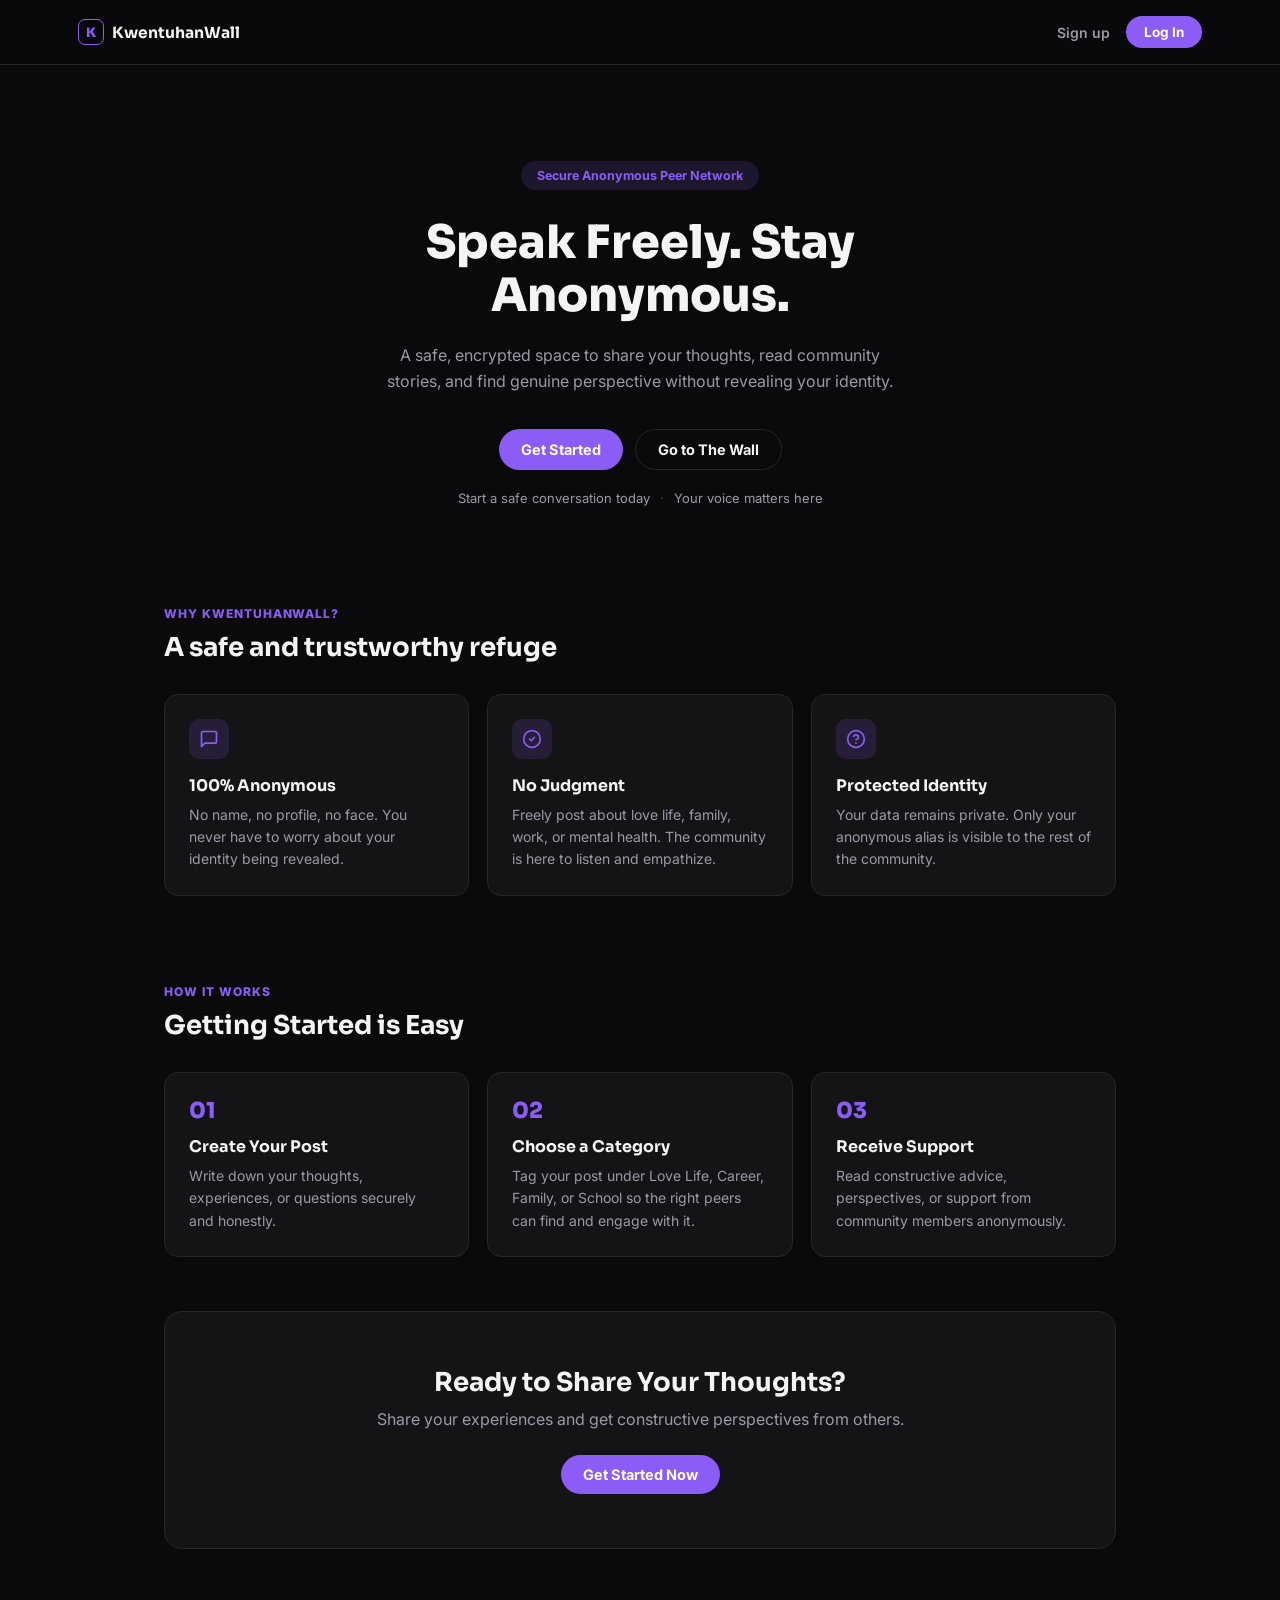
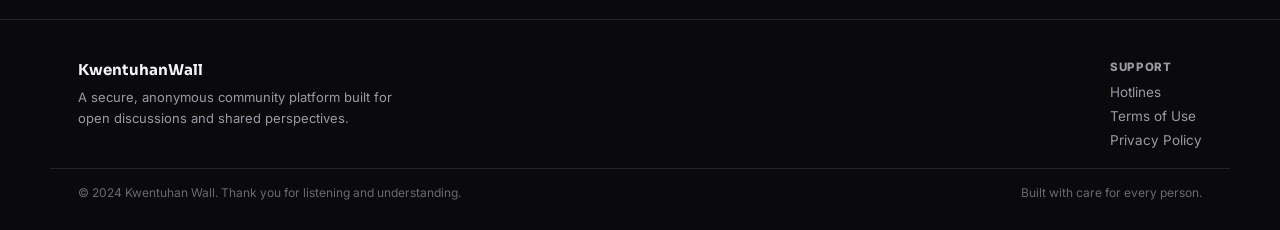
<file: index.html>
<!DOCTYPE html>
<html lang="en">
<head>
<meta charset="UTF-8" />
<meta name="viewport" content="width=device-width, initial-scale=1.0" />
<title>KwentuhanWall — Speak Freely. Stay Anonymous.</title>
<link rel="stylesheet" href="style.css" />
<link rel="preconnect" href="https://fonts.googleapis.com">
<link href="https://fonts.googleapis.com/css2?family=Sora:wght@400;600;700;800&family=Inter:wght@400;500;600&display=swap" rel="stylesheet">
<script src="https://accounts.google.com/gsi/client" async defer></script>
</head>
<body class="kw">

  <header class="kw-nav">
    <div class="kw-nav-inner">
      <div class="kw-logo">
        <span class="kw-logo-mark">K</span>
        <span>KwentuhanWall</span>
      </div>

      <div class="kw-nav-actions">
        <a class="kw-textlink kw-signup-link" href="#signup" id="signupLink">Sign up</a>
        <button class="kw-btn kw-btn-primary kw-btn-sm" id="loginBtn">Log In</button>
      </div>
    </div>
  </header>

  <main>
    <section class="kw-hero">
      <span class="kw-pill">Secure Anonymous Peer Network</span>
      <h1>Speak Freely. Stay Anonymous.</h1>
      <p class="kw-hero-sub">
        A safe, encrypted space to share your thoughts, read community stories, and find genuine
        perspective without revealing your identity.
      </p>
      <div class="kw-hero-actions">
        <button class="kw-btn kw-btn-primary kw-js-open-signup">Get Started</button>
        <button class="kw-btn kw-btn-outline">Go to The Wall</button>
      </div>
      <div class="kw-hero-meta">
        <span>Start a safe conversation today</span>
        <span class="kw-meta-dot">·</span>
        <span>Your voice matters here</span>
      </div>
    </section>

    <section class="kw-section">
      <span class="kw-eyebrow">WHY KWENTUHANWALL?</span>
      <h2>A safe and trustworthy refuge</h2>
      <div class="kw-grid-3">
        <div class="kw-card">
          <div class="kw-card-icon">
            <svg width="20" height="20" viewBox="0 0 24 24" fill="none" stroke="currentColor" stroke-width="2" stroke-linecap="round" stroke-linejoin="round"><path d="M21 15a2 2 0 0 1-2 2H7l-4 4V5a2 2 0 0 1 2-2h14a2 2 0 0 1 2 2z"/></svg>
          </div>
          <h3>100% Anonymous</h3>
          <p>No name, no profile, no face. You never have to worry about your identity being revealed.</p>
        </div>
        <div class="kw-card">
          <div class="kw-card-icon">
            <svg width="20" height="20" viewBox="0 0 24 24" fill="none" stroke="currentColor" stroke-width="2" stroke-linecap="round" stroke-linejoin="round"><path d="M9 12l2 2 4-4"/><circle cx="12" cy="12" r="10"/></svg>
          </div>
          <h3>No Judgment</h3>
          <p>Freely post about love life, family, work, or mental health. The community is here to listen and empathize.</p>
        </div>
        <div class="kw-card">
          <div class="kw-card-icon">
            <svg width="20" height="20" viewBox="0 0 24 24" fill="none" stroke="currentColor" stroke-width="2" stroke-linecap="round" stroke-linejoin="round"><circle cx="12" cy="12" r="10"/><path d="M9.09 9a3 3 0 0 1 5.83 1c0 2-3 3-3 3"/><line x1="12" y1="17" x2="12.01" y2="17"/></svg>
          </div>
          <h3>Protected Identity</h3>
          <p>Your data remains private. Only your anonymous alias is visible to the rest of the community.</p>
        </div>
      </div>
    </section>

    <section class="kw-section">
      <span class="kw-eyebrow">HOW IT WORKS</span>
      <h2>Getting Started is Easy</h2>
      <div class="kw-grid-3">
        <div class="kw-card">
          <div class="kw-step-num">01</div>
          <h3>Create Your Post</h3>
          <p>Write down your thoughts, experiences, or questions securely and honestly.</p>
        </div>
        <div class="kw-card">
          <div class="kw-step-num">02</div>
          <h3>Choose a Category</h3>
          <p>Tag your post under Love Life, Career, Family, or School so the right peers can find and engage with it.</p>
        </div>
        <div class="kw-card">
          <div class="kw-step-num">03</div>
          <h3>Receive Support</h3>
          <p>Read constructive advice, perspectives, or support from community members anonymously.</p>
        </div>
      </div>
    </section>

    <section class="kw-cta-wrap">
      <div class="kw-cta">
        <h2>Ready to Share Your Thoughts?</h2>
        <p>Share your experiences and get constructive perspectives from others.</p>
        <button class="kw-btn kw-btn-primary kw-js-open-signup">Get Started Now</button>
      </div>
    </section>
  </main>

  <footer class="kw-footer">
    <div class="kw-footer-inner">
      <div>
        <div class="kw-footer-brand">KwentuhanWall</div>
        <p>A secure, anonymous community platform built for open discussions and shared perspectives.</p>
      </div>
      <div class="kw-footer-links">
        <span class="kw-footer-head">SUPPORT</span>
        <a href="#hotlines">Hotlines</a>
        <a href="#terms">Terms of Use</a>
        <a href="#privacy">Privacy Policy</a>
      </div>
    </div>
    <div class="kw-footer-bottom">
      <span>© 2024 Kwentuhan Wall. Thank you for listening and understanding.</span>
      <span>Built with care for every person.</span>
    </div>
  </footer>

  <!-- LOGIN MODAL -->
  <div class="kw-overlay" id="loginOverlay" hidden>
    <div class="kw-modal" role="dialog" aria-modal="true" aria-labelledby="loginTitle">
      <button class="kw-modal-close" data-close-modal aria-label="Isara">
        <svg width="16" height="16" viewBox="0 0 24 24" fill="none" stroke="currentColor" stroke-width="2.5" stroke-linecap="round" stroke-linejoin="round"><line x1="18" y1="6" x2="6" y2="18"/><line x1="6" y1="6" x2="18" y2="18"/></svg>
      </button>
      <div class="kw-auth-mark">K</div>
      <h2 class="kw-auth-title" id="loginTitle">Sign In to KwentuhanWall</h2>
      <p class="kw-modal-sub">Sign in securely to manage your posts and connect with peers.</p>

      <div class="kw-g-btn-wrap">
        <div class="kw-g-btn-visual">
          <svg width="18" height="18" viewBox="0 0 48 48">
            <path fill="#FFC107" d="M43.6 20.5H42V20H24v8h11.3c-1.6 4.6-6 8-11.3 8-6.6 0-12-5.4-12-12s5.4-12 12-12c3.1 0 5.9 1.1 8 3l5.7-5.7C34.6 6.1 29.6 4 24 4 12.9 4 4 12.9 4 24s8.9 20 20 20 20-8.9 20-20c0-1.3-.1-2.7-.4-3.5z"/>
            <path fill="#FF3D00" d="M6.3 14.7l6.6 4.8C14.6 15.5 18.9 12 24 12c3.1 0 5.9 1.1 8 3l5.7-5.7C34.6 6.1 29.6 4 24 4 16.3 4 9.7 8.3 6.3 14.7z"/>
            <path fill="#4CAF50" d="M24 44c5.5 0 10.4-1.9 14.3-5.1l-6.6-5.6C29.6 34.8 26.9 36 24 36c-5.2 0-9.6-3.3-11.2-8l-6.6 5.1C9.6 39.6 16.3 44 24 44z"/>
            <path fill="#1976D2" d="M43.6 20.5H42V20H24v8h11.3c-.8 2.3-2.3 4.3-4.2 5.7l6.6 5.6C41.4 35.9 44 30.4 44 24c0-1.3-.1-2.7-.4-3.5z"/>
          </svg>
          <span>Log in with Google</span>
        </div>
        <div id="gLoginBtn" class="kw-g-btn-real"></div>
      </div>

      <p class="kw-auth-switch">Don't have an account? <button class="kw-textlink" data-open-signup>Sign up</button></p>

      <div class="kw-auth-note">
        <svg width="16" height="16" viewBox="0 0 24 24" fill="none" stroke="currentColor" stroke-width="2" stroke-linecap="round" stroke-linejoin="round" class="kw-note-icon"><path d="M12 22s8-4 8-10V5l-8-3-8 3v7c0 6 8 10 8 10z"/></svg>
        <span>Secure and confidential login. Your real identity remains completely hidden.</span>
      </div>
    </div>
  </div>

  <!-- SIGNUP MODAL -->
  <div class="kw-overlay" id="signupOverlay" hidden>
    <div class="kw-modal" role="dialog" aria-modal="true" aria-labelledby="signupTitle">
      <button class="kw-modal-close" data-close-modal aria-label="Isara">
        <svg width="16" height="16" viewBox="0 0 24 24" fill="none" stroke="currentColor" stroke-width="2.5" stroke-linecap="round" stroke-linejoin="round"><line x1="18" y1="6" x2="6" y2="18"/><line x1="6" y1="6" x2="18" y2="18"/></svg>
      </button>
      <div class="kw-auth-mark">K</div>
      <h2 class="kw-auth-title" id="signupTitle">Sign Up to KwentuhanWall</h2>
      <p class="kw-modal-sub">Create an account to start sharing and connecting with peers.</p>

      <div class="kw-g-btn-wrap">
        <div class="kw-g-btn-visual">
          <svg width="18" height="18" viewBox="0 0 48 48">
            <path fill="#FFC107" d="M43.6 20.5H42V20H24v8h11.3c-1.6 4.6-6 8-11.3 8-6.6 0-12-5.4-12-12s5.4-12 12-12c3.1 0 5.9 1.1 8 3l5.7-5.7C34.6 6.1 29.6 4 24 4 12.9 4 4 12.9 4 24s8.9 20 20 20 20-8.9 20-20c0-1.3-.1-2.7-.4-3.5z"/>
            <path fill="#FF3D00" d="M6.3 14.7l6.6 4.8C14.6 15.5 18.9 12 24 12c3.1 0 5.9 1.1 8 3l5.7-5.7C34.6 6.1 29.6 4 24 4 16.3 4 9.7 8.3 6.3 14.7z"/>
            <path fill="#4CAF50" d="M24 44c5.5 0 10.4-1.9 14.3-5.1l-6.6-5.6C29.6 34.8 26.9 36 24 36c-5.2 0-9.6-3.3-11.2-8l-6.6 5.1C9.6 39.6 16.3 44 24 44z"/>
            <path fill="#1976D2" d="M43.6 20.5H42V20H24v8h11.3c-.8 2.3-2.3 4.3-4.2 5.7l6.6 5.6C41.4 35.9 44 30.4 44 24c0-1.3-.1-2.7-.4-3.5z"/>
          </svg>
          <span>Sign up with Google</span>
        </div>
        <div id="gSignupBtn" class="kw-g-btn-real"></div>
      </div>

      <p class="kw-auth-switch">Already have an account? <button class="kw-textlink" data-open-login>Log in</button></p>

      <div class="kw-auth-note">
        <svg width="16" height="16" viewBox="0 0 24 24" fill="none" stroke="currentColor" stroke-width="2" stroke-linecap="round" stroke-linejoin="round" class="kw-note-icon"><path d="M12 22s8-4 8-10V5l-8-3-8 3v7c0 6 8 10 8 10z"/></svg>
        <span>Protected registration. Your real-world identity stays completely hidden from the public feed.</span>
      </div>
    </div>
  </div>

  <div class="kw-toast" id="toast" hidden></div>

  <script src="script.js"></script>
</body>
</html>
</file>
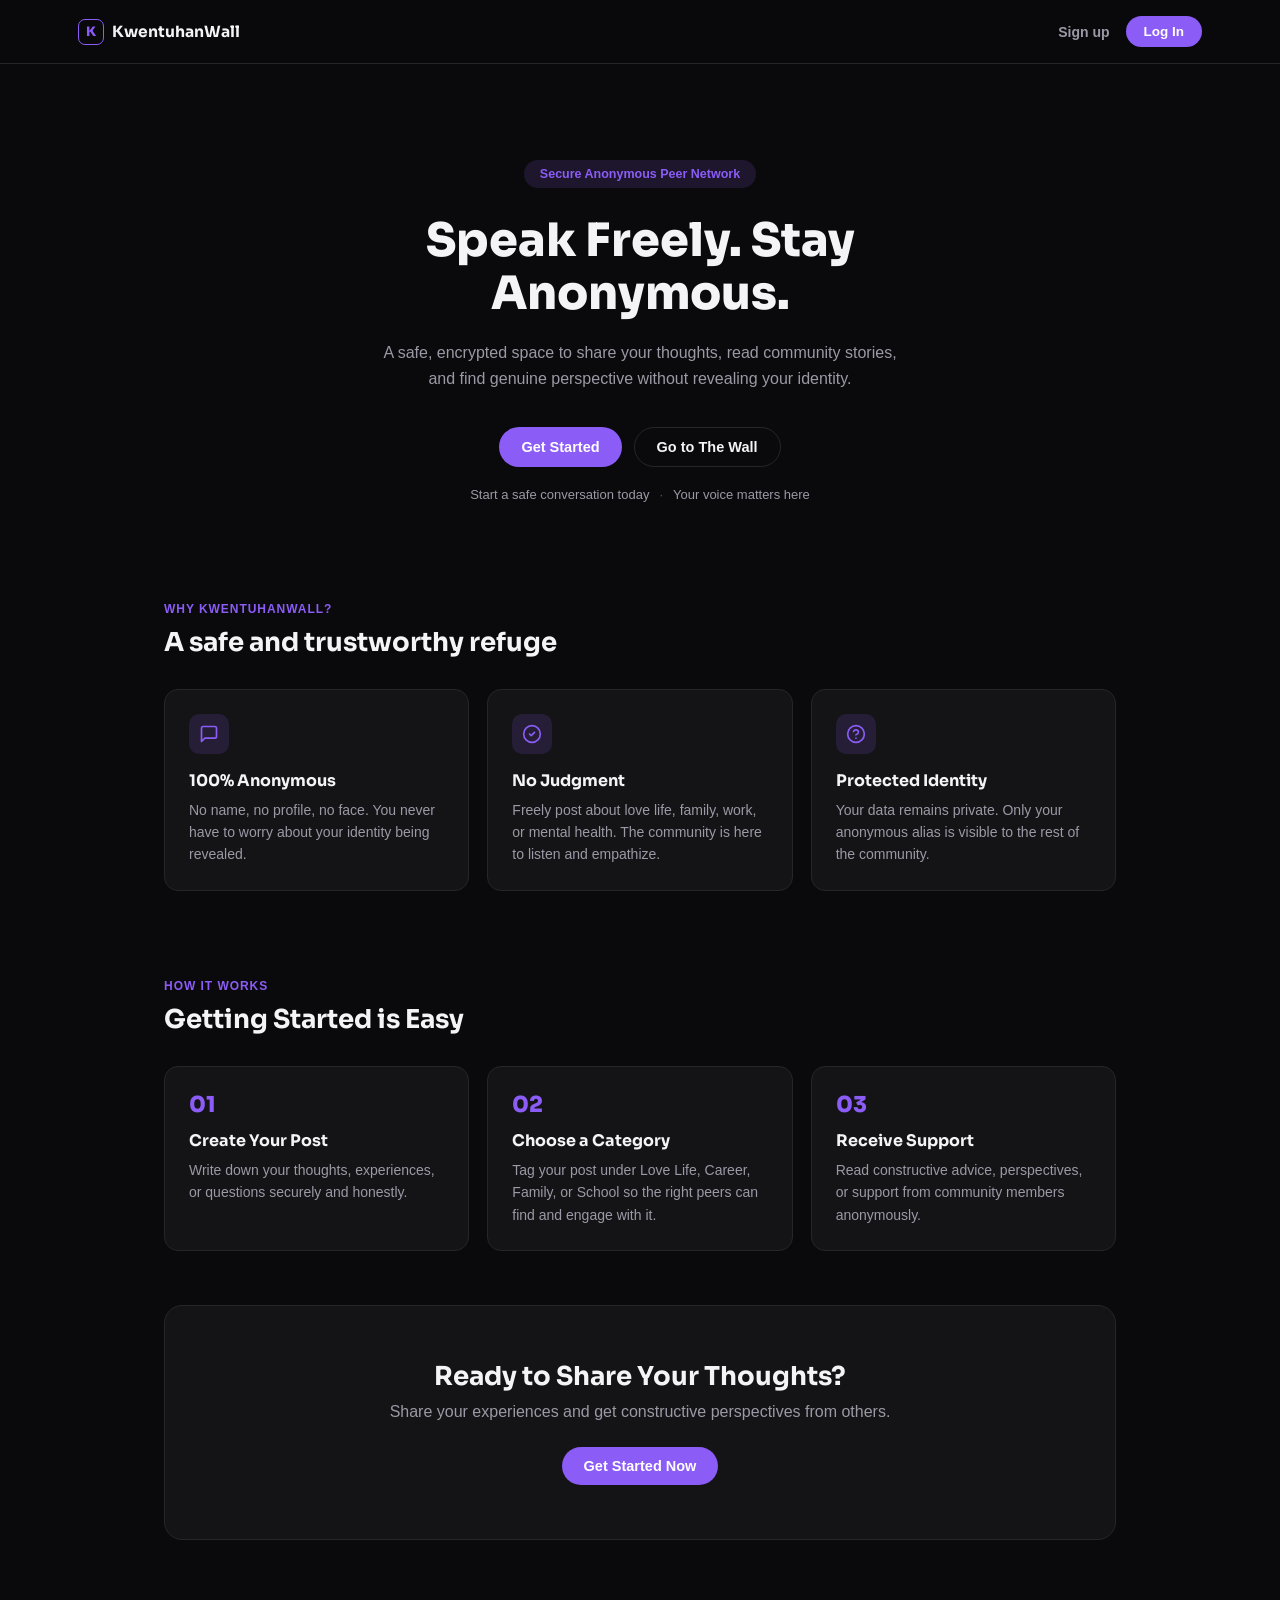
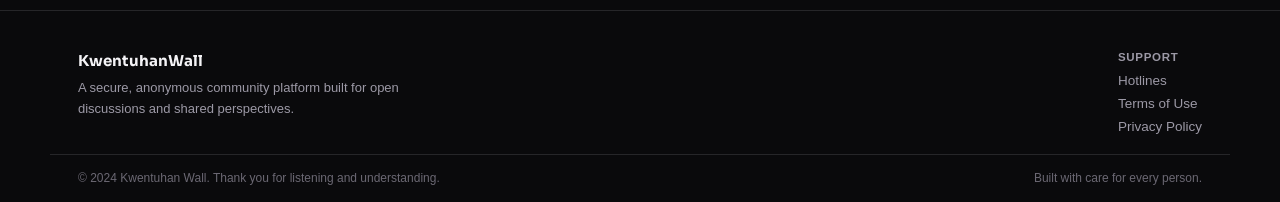
<file: write.html>
<!DOCTYPE html>
<html lang="en">
<head>
<meta charset="UTF-8" />
<meta name="viewport" content="width=device-width, initial-scale=1.0" />
<title>Write — KwentuhanWall</title>
<link rel="stylesheet" href="write.css" />
<link rel="preconnect" href="https://fonts.googleapis.com">
<link href="https://fonts.googleapis.com/css2?family=Sora:wght@400;600;700;800&family=Inter:wght@400;500;600&display=swap" rel="stylesheet">
</head>
<body class="kw">

  <header class="kw-nav">
    <div class="kw-nav-inner">
      <div class="kw-logo">
        <span class="kw-logo-mark">K</span>
        <span>KwentuhanWall</span>
      </div>

      <nav class="kw-nav-links">
        <a href="wall.html">The Wall</a>
        <a href="write.html" class="kw-navlink-active">Write</a>
        <a href="#mystory">My Story</a>
      </nav>

      <div class="kw-nav-actions">
        <button class="kw-comfort-pill">Spiritual Comfort</button>
        <div class="kw-menu-wrap">
          <button class="kw-icon-btn" id="hamburgerBtn" aria-label="Menu">
            <svg width="20" height="20" viewBox="0 0 24 24" fill="none" stroke="currentColor" stroke-width="2" stroke-linecap="round" stroke-linejoin="round"><line x1="4" y1="7" x2="20" y2="7"/><line x1="4" y1="12" x2="20" y2="12"/><line x1="4" y1="17" x2="20" y2="17"/></svg>
          </button>
          <div class="kw-hamburger-menu" id="hamburgerMenu" hidden></div>
        </div>
      </div>
    </div>
  </header>

  <main class="kw-write-page">
    <h1>Share Your Thoughts</h1>
    <p class="kw-write-sub">Your identity remains completely hidden. Share your experiences or perspectives safely.</p>

    <form class="kw-card kw-write-card" id="writeForm">
      <label class="kw-label">YOUR STORY</label>
      <textarea
        class="kw-textarea"
        id="storyText"
        placeholder="Write your post here... Your real identity is protected and hidden from view."
        maxlength="600"
        required
      ></textarea>

      <label class="kw-label">CHOOSE A CATEGORY</label>
      <div class="kw-cat-pills" id="catPills">
        <button type="button" class="kw-cat-pill kw-cat-pill-active" data-category="Love Life">Love Life</button>
        <button type="button" class="kw-cat-pill" data-category="Career">Career</button>
        <button type="button" class="kw-cat-pill" data-category="Family">Family</button>
        <button type="button" class="kw-cat-pill" data-category="School">School</button>
        <button type="button" class="kw-cat-pill" data-category="Mental Health">Mental Health</button>
        <button type="button" class="kw-cat-pill" data-category="Others">Others</button>
      </div>

      <label class="kw-label">IDENTITY</label>
      <div class="kw-identity-box" id="identityBox">Anonymous</div>

      <p class="kw-fine-print">
        By clicking "Post Now," you agree that no personal information of others (such as names, numbers, or addresses)
        is included in your story to keep everyone safe.
      </p>

      <div class="kw-write-footer-row">
        <button type="button" class="kw-help-link" id="safetyHelpBtn">
          <svg width="15" height="15" viewBox="0 0 24 24" fill="none" stroke="currentColor" stroke-width="2" stroke-linecap="round" stroke-linejoin="round"><circle cx="12" cy="12" r="10"/><line x1="12" y1="16" x2="12" y2="12"/><line x1="12" y1="8" x2="12.01" y2="8"/></svg>
          How to post safely?
        </button>
        <button type="submit" class="kw-btn kw-btn-primary">Post Now</button>
      </div>
    </form>
  </main>

  <footer class="kw-footer">
    <div class="kw-footer-inner">
      <div>
        <div class="kw-footer-brand">KwentuhanWall</div>
        <p>A secure, anonymous platform built for open discussions and shared perspectives.</p>
      </div>
      <div class="kw-footer-links">
        <span class="kw-footer-head">SUPPORT</span>
        <a href="#hotlines">Hotlines</a>
        <a href="#terms">Terms of Use</a>
        <a href="#privacy">Privacy Policy</a>
      </div>
    </div>
    <div class="kw-footer-bottom">
      <span>© 2024 Kwentuhan Wall. Thank you for listening and understanding.</span>
      <span>Built with care for fellow people.</span>
    </div>
  </footer>

  <div class="kw-toast" id="toast" hidden></div>

  <script src="write.js"></script>
</body>
</html>
</file>
<file: style.css>
.kw {
  --bg: #0A0A0C;
  --card: #141416;
  --border: #262629;
  --text: #F4F3F6;
  --text-dim: #9C99A6;
  --purple: #8B5CF6;
  --purple-deep: #7440ED;
  background: var(--bg);
  color: var(--text);
  font-family: 'Inter', sans-serif;
  min-height: 100vh;
  margin: 0;
}
.kw *, .kw *::before, .kw *::after { box-sizing: border-box; }
.kw h1, .kw h2, .kw h3 { font-family: 'Sora', sans-serif; }

/* Remove the default tap/click highlight, keep focus visible for keyboard users */
.kw a, .kw button {
  -webkit-tap-highlight-color: transparent;
  outline: none;
}
.kw a:focus, .kw button:focus { outline: none; }
.kw a:focus-visible, .kw button:focus-visible {
  outline: 2px solid var(--purple);
  outline-offset: 2px;
}

/* NAV */
.kw-nav {
  position: sticky; top: 0; z-index: 30;
  background: rgba(10,10,12,0.92);
  -webkit-backdrop-filter: blur(8px);
  backdrop-filter: blur(8px);
  border-bottom: 1px solid var(--border);
}
.kw-nav-inner {
  max-width: 1180px; margin: 0 auto;
  display: flex; align-items: center; justify-content: space-between;
  padding: 16px 28px; gap: 20px;
}
.kw-logo {
  display: flex; align-items: center; gap: 8px;
  font-family: 'Sora', sans-serif; font-weight: 700; font-size: 15.5px;
}
.kw-logo-mark {
  width: 26px; height: 26px; border-radius: 7px;
  border: 1.5px solid var(--purple); color: var(--purple);
  display: flex; align-items: center; justify-content: center;
  font-size: 13px; font-weight: 800;
}

.kw-nav-actions { display: flex; align-items: center; gap: 16px; }
.kw-textlink { color: var(--text-dim); text-decoration: none; font-size: 14px; font-weight: 600; }
.kw-textlink:hover { color: var(--text); }
button.kw-textlink {
  background: none;
  border: none;
  padding: 0;
  margin: 0;
  cursor: pointer;
  font-family: 'Inter', sans-serif;
}


/* BUTTONS */
.kw-btn {
  font-family: 'Inter', sans-serif; font-weight: 700; font-size: 14.5px;
  padding: 11px 22px; border-radius: 999px; border: none; cursor: pointer; white-space: nowrap;
}
.kw-btn-sm { padding: 8px 18px; font-size: 13.5px; }
.kw-btn-primary { background: var(--purple); color: #fff; }
.kw-btn-primary:hover { background: var(--purple-deep); }
.kw-btn-outline { background: transparent; color: var(--text); border: 1.5px solid var(--border); }
.kw-btn-outline:hover { border-color: var(--purple); }

/* HERO */
.kw-hero { max-width: 700px; margin: 0 auto; text-align: center; padding: 96px 24px 56px; }
.kw-pill {
  display: inline-block; background: rgba(139,92,246,0.14); color: var(--purple);
  font-size: 12.5px; font-weight: 700; padding: 7px 16px; border-radius: 999px; margin-bottom: 26px;
}
.kw-hero h1 { font-size: clamp(30px, 5.2vw, 46px); font-weight: 800; line-height: 1.15; margin: 0 0 20px; }
.kw-hero-sub { color: var(--text-dim); font-size: 16px; line-height: 1.65; max-width: 520px; margin: 0 auto 34px; }
.kw-hero-actions { display: flex; gap: 12px; justify-content: center; flex-wrap: wrap; margin-bottom: 20px; }
.kw-hero-meta { display: flex; gap: 10px; justify-content: center; flex-wrap: wrap; font-size: 13px; color: var(--text-dim); }
.kw-meta-dot { opacity: 0.5; }

/* SECTIONS */
.kw-section { max-width: 1000px; margin: 0 auto; padding: 44px 24px; }
.kw-eyebrow { display: block; font-size: 12px; font-weight: 800; letter-spacing: 0.08em; color: var(--purple); margin-bottom: 10px; }
.kw-section h2 { font-size: 26px; font-weight: 700; margin: 0 0 30px; }
.kw-grid-3 { display: grid; grid-template-columns: repeat(3, 1fr); gap: 18px; }
.kw-card { background: var(--card); border: 1px solid var(--border); border-radius: 14px; padding: 24px; }
.kw-card-icon {
  width: 40px; height: 40px; border-radius: 10px;
  background: rgba(139,92,246,0.14); color: var(--purple);
  display: flex; align-items: center; justify-content: center; margin-bottom: 16px;
}
.kw-card h3 { font-size: 16px; margin: 0 0 8px; }
.kw-card p { font-size: 14px; color: var(--text-dim); line-height: 1.6; margin: 0; }
.kw-step-num { font-family: 'Sora', sans-serif; font-size: 22px; font-weight: 800; color: var(--purple); margin-bottom: 12px; }

/* CTA */
.kw-cta-wrap { max-width: 1000px; margin: 10px auto 70px; padding: 0 24px; }
.kw-cta { background: var(--card); border: 1px solid var(--border); border-radius: 18px; text-align: center; padding: 54px 30px; }
.kw-cta h2 { font-size: 26px; margin: 0 0 10px; }
.kw-cta p { color: var(--text-dim); margin: 0 0 26px; }

/* FOOTER */
.kw-footer { border-top: 1px solid var(--border); }
.kw-footer-inner {
  max-width: 1180px; margin: 0 auto; padding: 40px 28px 20px;
  display: flex; flex-wrap: wrap; gap: 40px; justify-content: space-between;
}
.kw-footer-brand { font-family: 'Sora', sans-serif; font-weight: 700; margin-bottom: 8px; font-size: 15px; }
.kw-footer-inner p { color: var(--text-dim); font-size: 13px; max-width: 340px; line-height: 1.6; margin: 0; }
.kw-footer-links { display: flex; flex-direction: column; gap: 8px; }
.kw-footer-head { color: var(--text-dim); font-size: 11.5px; font-weight: 800; letter-spacing: 0.06em; margin-bottom: 2px; }
.kw-footer-links a { color: var(--text-dim); text-decoration: none; font-size: 13.5px; }
.kw-footer-links a:hover { color: var(--text); }
.kw-footer-bottom {
  max-width: 1180px; margin: 0 auto; padding: 16px 28px 30px;
  display: flex; flex-wrap: wrap; gap: 10px; justify-content: space-between;
  font-size: 12px; color: #6b6873; border-top: 1px solid var(--border);
}

/* RESPONSIVE */
@media (max-width: 860px) {
  .kw-nav-links { display: none; }
  .kw-signup-link { display: none; }
  .kw-grid-3 { grid-template-columns: 1fr; }
  .kw-hero { padding: 64px 20px 44px; }
  .kw-section { padding: 36px 20px; }
}
@media (max-width: 400px) {
  .kw-logo span:last-child { font-size: 14px; }
  .kw-nav-inner { padding: 14px 16px; }
}
@media (max-width: 480px) {
  .kw-hero-actions { flex-direction: column; align-items: stretch; }
  .kw-hero-actions .kw-btn { width: 100%; }
  .kw-cta { padding: 40px 22px; }
}
/* AUTH MODAL */
.kw-overlay {
  position: fixed; inset: 0; z-index: 100;
  background: rgba(0,0,0,0.6);
  -webkit-backdrop-filter: blur(4px);
  backdrop-filter: blur(4px);
  display: flex; align-items: center; justify-content: center;
  padding: 20px;
}
.kw-overlay[hidden] { display: none; }
.kw-modal {
  position: relative;
  background: var(--card); border: 1px solid var(--border); border-radius: 20px;
  width: 100%; max-width: 420px;
  padding: 40px 32px 28px;
  text-align: center;
  box-shadow: 0 30px 60px -20px rgba(0,0,0,0.6);
}
.kw-modal-close {
  position: absolute; top: 16px; right: 16px;
  width: 32px; height: 32px; border-radius: 50%;
  background: #1E1E22; border: none; color: var(--text-dim); cursor: pointer;
  display: flex; align-items: center; justify-content: center;
}
.kw-modal-close:hover { color: var(--text); }
.kw-auth-mark {
  width: 46px; height: 46px; margin: 0 auto 20px;
  border-radius: 12px; border: 1.5px solid var(--purple); color: var(--purple);
  display: flex; align-items: center; justify-content: center;
  font-family: 'Sora', sans-serif; font-weight: 800; font-size: 18px;
}
.kw-auth-title { font-size: 22px; font-weight: 800; margin: 0 0 10px; }
.kw-modal-sub { color: var(--text-dim); font-size: 14px; line-height: 1.55; margin: 0 0 26px; }

.kw-g-btn-slot { display: flex; justify-content: center; margin-bottom: 22px; min-height: 44px; }

/* Custom-styled Google button, with the real Google button invisibly
   overlaid on top so clicks are 100% real, while the look stays ours. */
.kw-g-btn-wrap {
  position: relative;
  width: 100%; max-width: 300px;
  height: 46px;
  margin: 0 auto 22px;
  border-radius: 999px;
  overflow: hidden;
}
.kw-g-btn-visual {
  position: absolute; inset: 0;
  display: flex; align-items: center; justify-content: center; gap: 10px;
  background: #000; color: #fff;
  border: 1px solid #3A3A3A; border-radius: 999px;
  font-family: 'Inter', sans-serif; font-weight: 600; font-size: 14.5px;
  pointer-events: none;
}
.kw-g-btn-wrap:hover .kw-g-btn-visual { background: #1A1A1A; }
.kw-g-btn-real {
  position: absolute; inset: 0;
  opacity: 0.001; /* invisible but still clickable/rendered by Google */
}
.kw-g-btn-real iframe { width: 100% !important; }

.kw-auth-switch { font-size: 14px; color: var(--text-dim); margin: 0 0 24px; }
.kw-auth-switch .kw-textlink { color: var(--purple); text-decoration: underline; }

.kw-auth-note {
  display: flex; align-items: flex-start; gap: 10px; text-align: left;
  background: rgba(139,92,246,0.08); border-radius: 12px; padding: 14px 16px;
  font-size: 13px; color: var(--text-dim); line-height: 1.55;
}
.kw-auth-note svg { color: var(--purple); }
.kw-note-icon { flex-shrink: 0; margin-top: 1px; }

/* TOAST */
.kw-toast {
  position: fixed; bottom: 26px; left: 50%; transform: translateX(-50%);
  background: var(--card); border: 1px solid var(--border); color: var(--text);
  padding: 12px 22px; border-radius: 999px; font-size: 13.5px; font-weight: 600;
  z-index: 110; max-width: 90vw; text-align: center;
}
.kw-toast[hidden] { display: none; }

.kw-user-chip {
  font-size: 13.5px; font-weight: 600; color: var(--text);
  background: var(--card); border: 1px solid var(--border);
  padding: 8px 14px; border-radius: 999px;
}
</file>
<file: write.css>
.kw {
  --bg: #0A0A0C;
  --card: #141416;
  --border: #262629;
  --text: #F4F3F6;
  --text-dim: #9C99A6;
  --purple: #8B5CF6;
  --purple-deep: #7440ED;
  background: var(--bg);
  color: var(--text);
  font-family: 'Inter', sans-serif;
  min-height: 100vh;
  margin: 0;
}
.kw *, .kw *::before, .kw *::after { box-sizing: border-box; }
.kw h1, .kw h2, .kw h3 { font-family: 'Sora', sans-serif; }

.kw a, .kw button {
  -webkit-tap-highlight-color: transparent;
  outline: none;
}
.kw a:focus, .kw button:focus { outline: none; }
.kw a:focus-visible, .kw button:focus-visible {
  outline: 2px solid var(--purple);
  outline-offset: 2px;
}

/* NAV */
.kw-nav {
  position: sticky; top: 0; z-index: 30;
  background: rgba(10,10,12,0.92);
  -webkit-backdrop-filter: blur(8px);
  backdrop-filter: blur(8px);
  border-bottom: 1px solid var(--border);
}
.kw-nav-inner {
  max-width: 1180px; margin: 0 auto;
  display: flex; align-items: center; justify-content: space-between;
  padding: 16px 28px; gap: 20px;
}
.kw-logo {
  display: flex; align-items: center; gap: 8px;
  font-family: 'Sora', sans-serif; font-weight: 700; font-size: 15.5px;
}
.kw-logo-mark {
  width: 26px; height: 26px; border-radius: 7px;
  border: 1.5px solid var(--purple); color: var(--purple);
  display: flex; align-items: center; justify-content: center;
  font-size: 13px; font-weight: 800;
}
.kw-nav-links { display: flex; gap: 26px; flex: 1; justify-content: center; }
.kw-nav-links a { color: var(--text-dim); text-decoration: none; font-size: 14px; font-weight: 600; }
.kw-nav-links a:hover { color: var(--text); }
.kw-navlink-active { color: var(--text) !important; }

.kw-nav-actions { display: flex; align-items: center; gap: 14px; }
.kw-comfort-pill {
  background: var(--purple); color: #fff; border: none;
  padding: 9px 18px; border-radius: 999px; font-size: 13.5px; font-weight: 700; cursor: pointer;
}
.kw-comfort-pill:hover { background: var(--purple-deep); }
.kw-icon-btn { background: none; border: none; color: var(--text); cursor: pointer; padding: 6px; display: flex; }

/* Hamburger dropdown menu (holds user chip + Log Out) */
.kw-menu-wrap { position: relative; }
.kw-hamburger-menu {
  position: absolute; right: 0; top: 42px; z-index: 40;
  background: var(--card); border: 1px solid var(--border); border-radius: 12px;
  min-width: 200px; padding: 10px; box-shadow: 0 16px 32px -12px rgba(0,0,0,0.5);
  display: flex; flex-direction: column; gap: 8px;
}
.kw-hamburger-menu[hidden] { display: none; }
.kw-hamburger-menu .kw-user-chip { text-align: center; }
.kw-hamburger-menu .kw-btn { width: 100%; text-align: center; }

.kw-user-chip {
  font-size: 13.5px; font-weight: 600; color: var(--text);
  background: var(--card); border: 1px solid var(--border);
  padding: 8px 14px; border-radius: 999px;
}

/* BUTTONS */
.kw-btn {
  font-family: 'Inter', sans-serif; font-weight: 700; font-size: 14.5px;
  padding: 11px 22px; border-radius: 999px; border: none; cursor: pointer;
  white-space: nowrap; text-decoration: none; display: inline-block;
}
.kw-btn-primary { background: var(--purple); color: #fff; }
.kw-btn-primary:hover { background: var(--purple-deep); }
.kw-btn-sm { padding: 8px 16px; font-size: 13.5px; }
.kw-btn-outline { background: transparent; color: var(--text); border: 1.5px solid var(--border); }
.kw-btn-outline:hover { border-color: var(--purple); }

/* WRITE PAGE */
.kw-write-page { max-width: 640px; margin: 0 auto; padding: 48px 24px 70px; }
.kw-write-page h1 { font-size: 28px; font-weight: 800; margin: 0 0 10px; }
.kw-write-sub { color: var(--text-dim); font-size: 15px; line-height: 1.6; margin: 0 0 28px; }

.kw-card { background: var(--card); border: 1px solid var(--border); border-radius: 16px; }
.kw-write-card { padding: 28px; display: flex; flex-direction: column; }

.kw-label {
  display: block; font-size: 11.5px; font-weight: 800; letter-spacing: 0.05em;
  color: var(--text-dim); margin-bottom: 10px;
}
.kw-textarea {
  width: 100%; min-height: 150px; resize: vertical;
  background: #0F0F12; border: 1.5px solid var(--border); border-radius: 10px;
  padding: 14px; color: var(--text); font-family: 'Inter', sans-serif; font-size: 15px;
  margin-bottom: 22px;
}
.kw-textarea:focus { outline: none; border-color: var(--purple); }

.kw-cat-pills { display: flex; flex-wrap: wrap; gap: 8px; margin-bottom: 22px; }
.kw-cat-pill {
  padding: 8px 16px; border-radius: 999px; border: 1.5px solid var(--border);
  background: #0F0F12; color: var(--text-dim); font-size: 13.5px; font-weight: 600; cursor: pointer;
}
.kw-cat-pill:hover { border-color: #3A3A3F; }
.kw-cat-pill-active { border-color: var(--purple); color: var(--purple); background: rgba(139,92,246,0.1); }

.kw-identity-box {
  background: #0F0F12; border: 1.5px dashed var(--border); border-radius: 10px;
  padding: 12px 14px; font-size: 14px; color: var(--text-dim); font-weight: 600;
  margin-bottom: 18px;
}

.kw-fine-print { font-size: 12px; color: var(--text-dim); line-height: 1.6; margin: 0 0 22px; }

.kw-write-footer-row { display: flex; align-items: center; justify-content: space-between; gap: 12px; flex-wrap: wrap; }
.kw-help-link {
  display: flex; align-items: center; gap: 6px; background: none; border: none;
  color: var(--text-dim); font-size: 13px; font-weight: 600; cursor: pointer; padding: 0;
  text-decoration: underline;
}
.kw-help-link:hover { color: var(--text); }

/* FOOTER (shrunk) */
.kw-footer { border-top: 1px solid var(--border); margin-top: 40px; }
.kw-footer-inner { max-width: 1180px; margin: 0 auto; padding: 20px 28px 10px; display: flex; flex-wrap: wrap; gap: 40px; justify-content: space-between; }
.kw-footer-brand { font-family: 'Sora', sans-serif; font-weight: 700; margin-bottom: 4px; font-size: 14px; }
.kw-footer-inner p { color: var(--text-dim); font-size: 12.5px; max-width: 340px; line-height: 1.5; margin: 0; }
.kw-footer-links { display: flex; flex-direction: column; gap: 4px; }
.kw-footer-head { color: var(--text-dim); font-size: 11px; font-weight: 800; letter-spacing: 0.06em; margin-bottom: 2px; }
.kw-footer-links a { color: var(--text-dim); text-decoration: none; font-size: 12.5px; }
.kw-footer-links a:hover { color: var(--text); }
.kw-footer-bottom {
  max-width: 1180px; margin: 0 auto; padding: 10px 28px 16px;
  display: flex; flex-wrap: wrap; gap: 10px; justify-content: space-between;
  font-size: 11.5px; color: #6b6873; border-top: 1px solid var(--border);
}

/* TOAST */
.kw-toast {
  position: fixed; bottom: 26px; left: 50%; transform: translateX(-50%);
  background: var(--card); border: 1px solid var(--border); color: var(--text);
  padding: 12px 22px; border-radius: 999px; font-size: 13.5px; font-weight: 600;
  z-index: 110; max-width: 90vw; text-align: center;
}
.kw-toast[hidden] { display: none; }

/* RESPONSIVE */
@media (max-width: 860px) {
  .kw-nav-links { display: none; }
}
@media (max-width: 480px) {
  .kw-comfort-pill span { display: none; }
  .kw-write-footer-row { flex-direction: column; align-items: stretch; }
  .kw-write-footer-row .kw-btn { width: 100%; text-align: center; }
}
</file>
